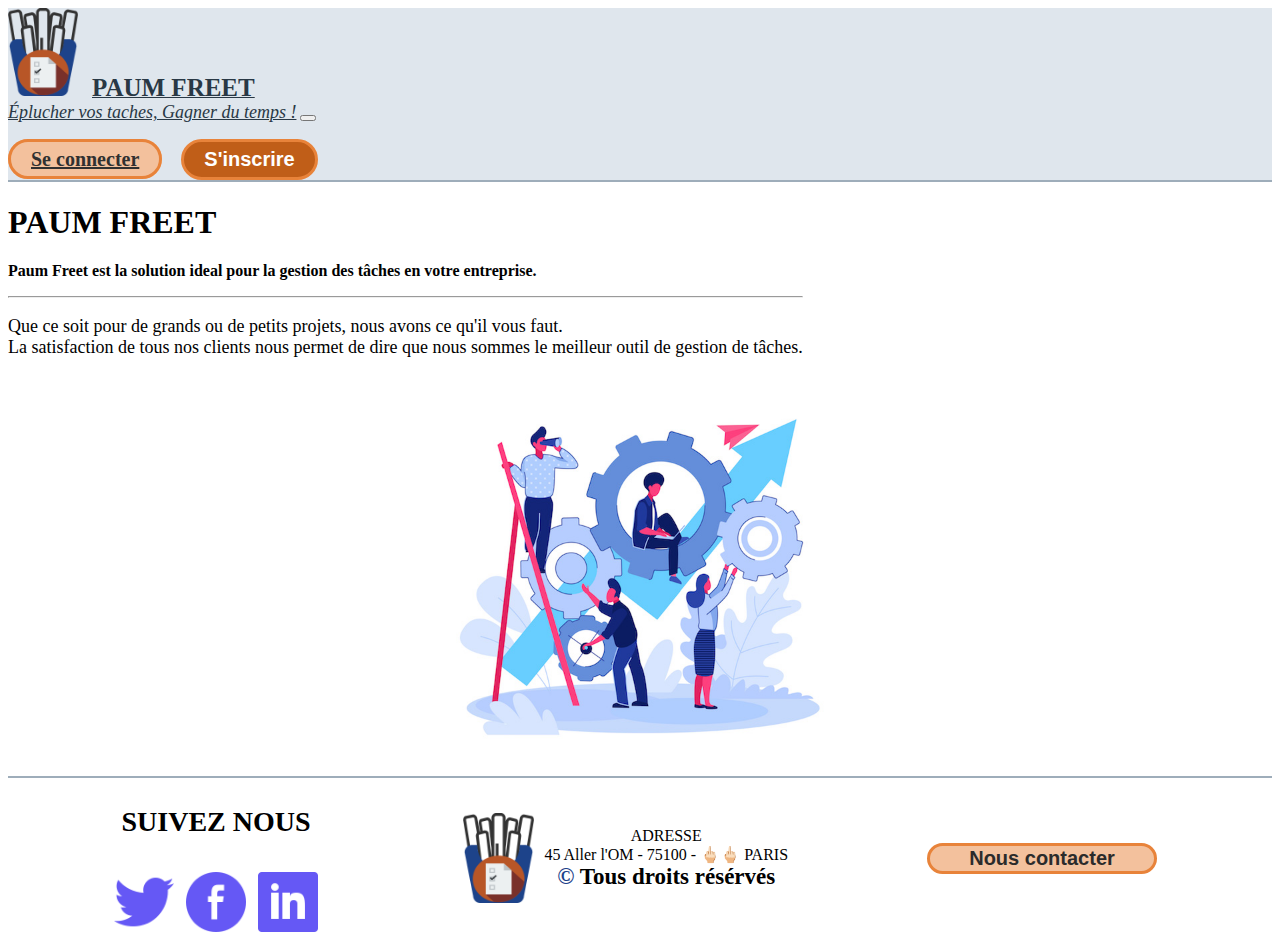
<file: index.html>
<!DOCTYPE html>
<html lang="en">
<head>
    <meta charset="UTF-8">
    <meta http-equiv="X-UA-Compatible" content="IE=edge">
    <meta name="viewport" content="width=device-width, initial-scale=1.0">
    <title>PAUM FREET</title>
    <link rel="stylesheet" href="https://cdn.jsdelivr.net/npm/bootstrap@4.6.0/dist/css/bootstrap.min.css" integrity="sha384-B0vP5xmATw1+K9KRQjQERJvTumQW0nPEzvF6L/Z6nronJ3oUOFUFpCjEUQouq2+l" crossorigin="anonymous">
    <link rel="stylesheet" href="index.css">

    <link rel="stylesheet" href="https://cdnjs.cloudflare.com/ajax/libs/font-awesome/5.15.3/css/all.min.css">
    <link rel="preconnect" href="https://fonts.googleapis.com">
    <link rel="preconnect" href="https://fonts.gstatic.com" crossorigin>
    <link href="https://fonts.googleapis.com/css2?family=Merriweather:ital,wght@0,300;0,400;0,700;0,900;1,300;1,400;1,700;1,900&family=Open+Sans:ital,wght@0,300;0,400;0,600;0,700;0,800;1,300;1,400;1,600;1,700;1,800&display=swap" rel="stylesheet"> 
</head>
<body>
    <nav id="top-nav" class="navbar navbar-expand-lg">
        <div class="container">
            <img src="elements/logo-2.png" id="logo-image" alt="">
            <a id="nav-text" class="navbar-brand" href="#"><strong id="logo-top-text">PAUM FREET</strong><br><i id="logo-sub-text">Éplucher vos taches, Gagner du temps !</i></a>
            <button class="navbar-toggler" type="button" data-toggle="collapse" data-target="#navbarSupportedContent" aria-controls="navbarSupportedContent" aria-expanded="false" aria-label="Toggle navigation">
            <span class="navbar-toggler-icon"></span>
            </button>
        
            <div class="collapse navbar-collapse" id="navbarSupportedContent">
            <ul class="navbar-nav mr-auto">
                
            </ul>
            <form action = "inscription.html"class="form-inline my-2 my-lg-0">
                <a href="inscription.html" id="login-btn" class="btn">Se connecter</a>
                <button href="inscription.html" id="signup-btn" class="btn" type="button" >S'inscrire</button>
            </form>
            </div>
        </div>
    </nav>
    <header>

    </header>
    <main>
        <div id="header-container" class="container">
            <div class="row">
                <div class="header-column" id="column-1">
                    <div id="jt-1" class="jumbotron">
                        <h1 class="display-4">PAUM FREET</h1>
                        <p class="lead">Paum Freet est la solution ideal pour la gestion des tâches en votre entreprise.</p>
                        <hr class="my-4">
                        <p id="sub-text">Que ce soit pour de grands ou de petits projets, nous avons ce qu'il vous faut.<br>
                            La satisfaction de tous nos clients nous permet de dire que nous sommes le meilleur outil de gestion de tâches.</p>
                        <p class="lead">
                        </p>
                    </div>
                </div>
                <div class="header-column" id="column-2">
                    <img src="elements/memphis.jpg" id="big-pic" alt="big-picture">
                </div>
            </div>
        </div>
    </main>
    <!-- keep to bottom -->
    
    <footer>
            <div id="footer-row">
              <div id="left-footer">
                <div id="left-footer-top">
                    <p>SUIVEZ NOUS</p>
                </div>
                <div class="sub-col" id="left-footer-bottom">
                    <img src="elements/twitter.png" class="icon">
                    <img src="elements/fb.png" class="icon">
                    <img src="elements/ln.png" class="icon">
                </div>
              </div>

              <div id="mid-footer">
                  <div id="mid-footer-left">
                    <img src="elements/logo-2.png" id="logo-image-2">
                  </div>
                  <div id="mid-footer-right">
                    <p>
                        ADRESSE<br>
                        45 Aller l'OM - 75100 - 🖕🏻🖕🏻 PARIS<br>
                        <span id="f-span"><i>&#169;</i> Tous droits résérvés</span>
                    </p>
                  </div>
              </div>
              <div id="right-footer">
                <button id="lower-btn" class="btn">Nous contacter</button>
              </div>
            </div>
    </footer>
    <script src="https://code.jquery.com/jquery-3.5.1.slim.min.js" integrity="sha384-DfXdz2htPH0lsSSs5nCTpuj/zy4C+OGpamoFVy38MVBnE+IbbVYUew+OrCXaRkfj" crossorigin="anonymous"></script>
    <script src="https://cdn.jsdelivr.net/npm/bootstrap@4.6.0/dist/js/bootstrap.bundle.min.js" integrity="sha384-Piv4xVNRyMGpqkS2by6br4gNJ7DXjqk09RmUpJ8jgGtD7zP9yug3goQfGII0yAns" crossorigin="anonymous"></script>
</body>
</html>
</file>
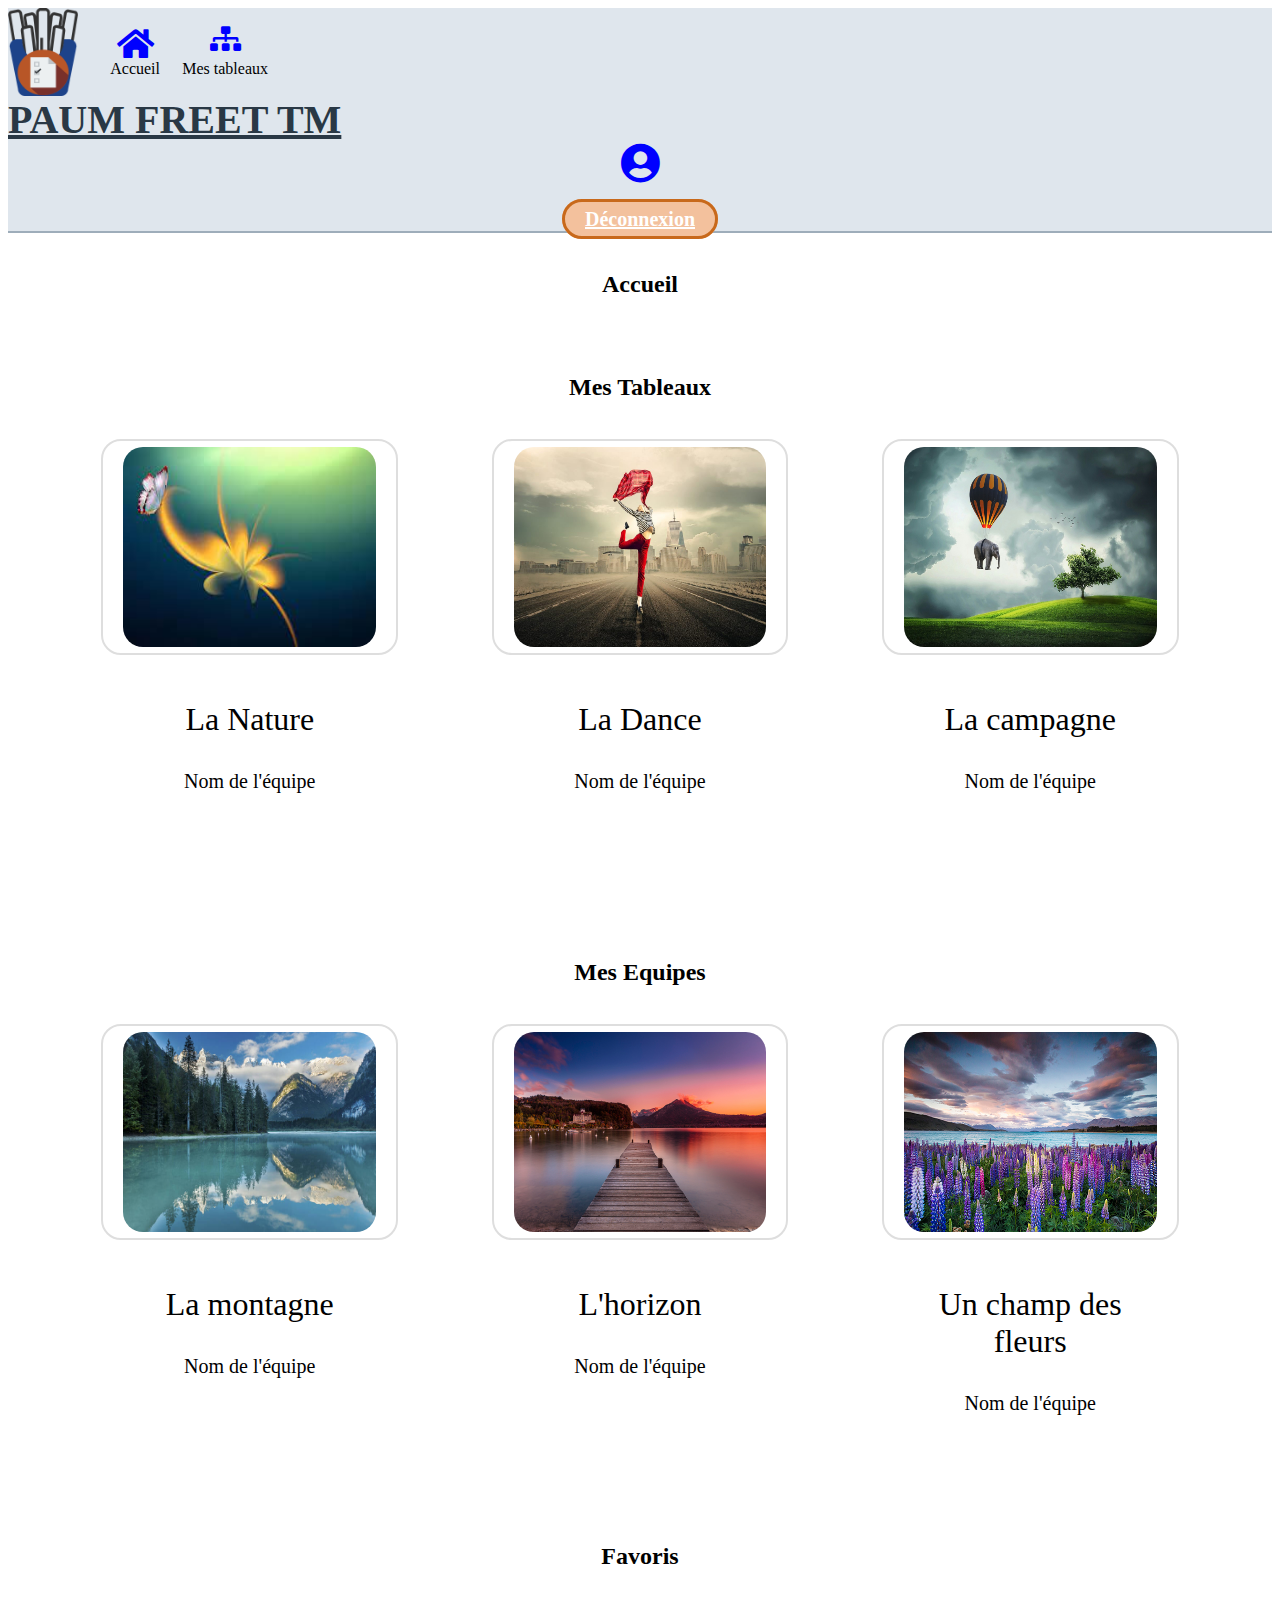
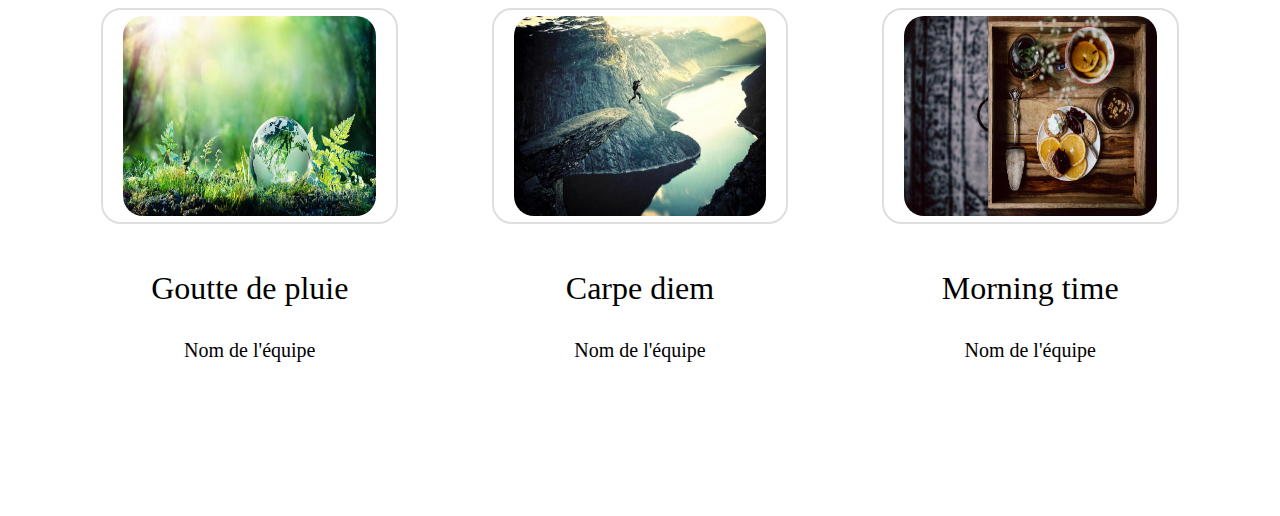
<file: accueil.html>
<!DOCTYPE html>
<html lang="en">

<head>
  <meta charset="UTF-8">
  <meta http-equiv="X-UA-Compatible" content="IE=edge">
  <meta name="viewport" content="width=device-width, initial-scale=1.0">
  <title>PAUM FREET TM</title>
  <link rel="stylesheet" href="https://cdn.jsdelivr.net/npm/bootstrap@4.6.0/dist/css/bootstrap.min.css"
    integrity="sha384-B0vP5xmATw1+K9KRQjQERJvTumQW0nPEzvF6L/Z6nronJ3oUOFUFpCjEUQouq2+l" crossorigin="anonymous">
  <link rel="stylesheet" href="accueil.css">

  <link rel="stylesheet" href="https://cdnjs.cloudflare.com/ajax/libs/font-awesome/5.15.3/css/all.min.css">
  <link rel="preconnect" href="https://fonts.googleapis.com">
  <link rel="preconnect" href="https://fonts.gstatic.com" crossorigin>
  <link
    href="https://fonts.googleapis.com/css2?family=Merriweather:ital,wght@0,300;0,400;0,700;0,900;1,300;1,400;1,700;1,900&family=Open+Sans:ital,wght@0,300;0,400;0,600;0,700;0,800;1,300;1,400;1,600;1,700;1,800&display=swap"
    rel="stylesheet">
</head>

<body>
  <nav id="top-nav" class="navbar navbar-expand-lg">
    <div id="leftpart">
    <img src="images/logo-2.png" id="logo-image" alt="">
    

   
    <div id="container1">
      <i class="fas fa-home"></i>
      <p>Accueil</p></div>

      <div id='container2'>
        <i class="fas fa-sitemap"></i>
        <p>Mes tableaux</p></div>
      </div>
    </div>
    <a id="nav-text" class="navbar-brand" href="#"><strong>PAUM FREET TM</strong><br></a>
    <div id="id">
      <i class="fas fa-user-circle"></i>


      <div class="collapse navbar-collapse" id="navbarSupportedContent">
      <ul class="navbar-nav mr-auto">
       

      </ul>
      <form class="form-inline my-2 my-lg-0">
       
        <a href="#" id="login-btn" class="btn">Déconnexion</a>

      </form>
    </div></div>
  </nav>
  <header><br>
    <section class="centered">
      <h2><strong>Accueil</strong></h2><br><br>
    </section>

    <section class="centered">
      <h2>Mes Tableaux</h2><br>
    </section>

    <div class="template">
      <div class="t-box"><img src="images/téléchargement.jpeg" alt=""><br><br>
        <p class="title"> La Nature</p>
        <p class="subtitle">Nom de l'équipe</p>
      </div>
      <div class="t-box"><img src="images/photo02.jpg.jpg" alt=""><br><br>
        <p class="title"> La Dance</p>
        <p class="subtitle">Nom de l'équipe</p>
      </div>
      <div class="t-box"><img src="images/photo03.jpg" alt=""><br><br>
        <p class="title">La campagne</p>
        <p class="subtitle">Nom de l'équipe</p>
      </div>
    </div>

    <section class="centered">
      <h2>Mes Equipes</h2><br>
    </section>
    <div class="template">
      <div class="t-box"><img src="./images/photo04.jpg " alt="photo04"><br><br>
      <p class="title">La montagne</p>
      <p class="subtitle">Nom de l'équipe</p>
    </div>
      <div class="t-box"><img src="./images/photo05.jpg " alt="photo05"><br><br>
      <p class="title">L'horizon</p>
      <p class="subtitle">Nom de l'équipe</p></div>
      <div class="t-box"><img src="./images/photo06.jpg " alt="photo06"><br><br>
      <p class="title">Un champ des fleurs</p>
      <p class="subtitle">Nom de l'équipe</p></div>
    </div>

    <section class="centered">
      <h2>Favoris</h2><br>
    </section>
    <div class="template">
      <div class="t-box"><img src="./images/photo07.jpg" alt=""><br><br>
        <p class="title">Goutte de pluie</p>
        <p class="subtitle">Nom de l'équipe</p></div>
      <div class="t-box"><img src="./images/photo08.jpeg" alt=""><br><br>
        <p class="title">Carpe diem</p>
        <p class="subtitle">Nom de l'équipe</p>
      </div>
      <div class="t-box"><img src="./images/photo09.jpeg" alt=""><br><br>
        <p class="title">Morning time</p>
        <p class="subtitle">Nom de l'équipe</p>
      </div>
    </div>
</file>
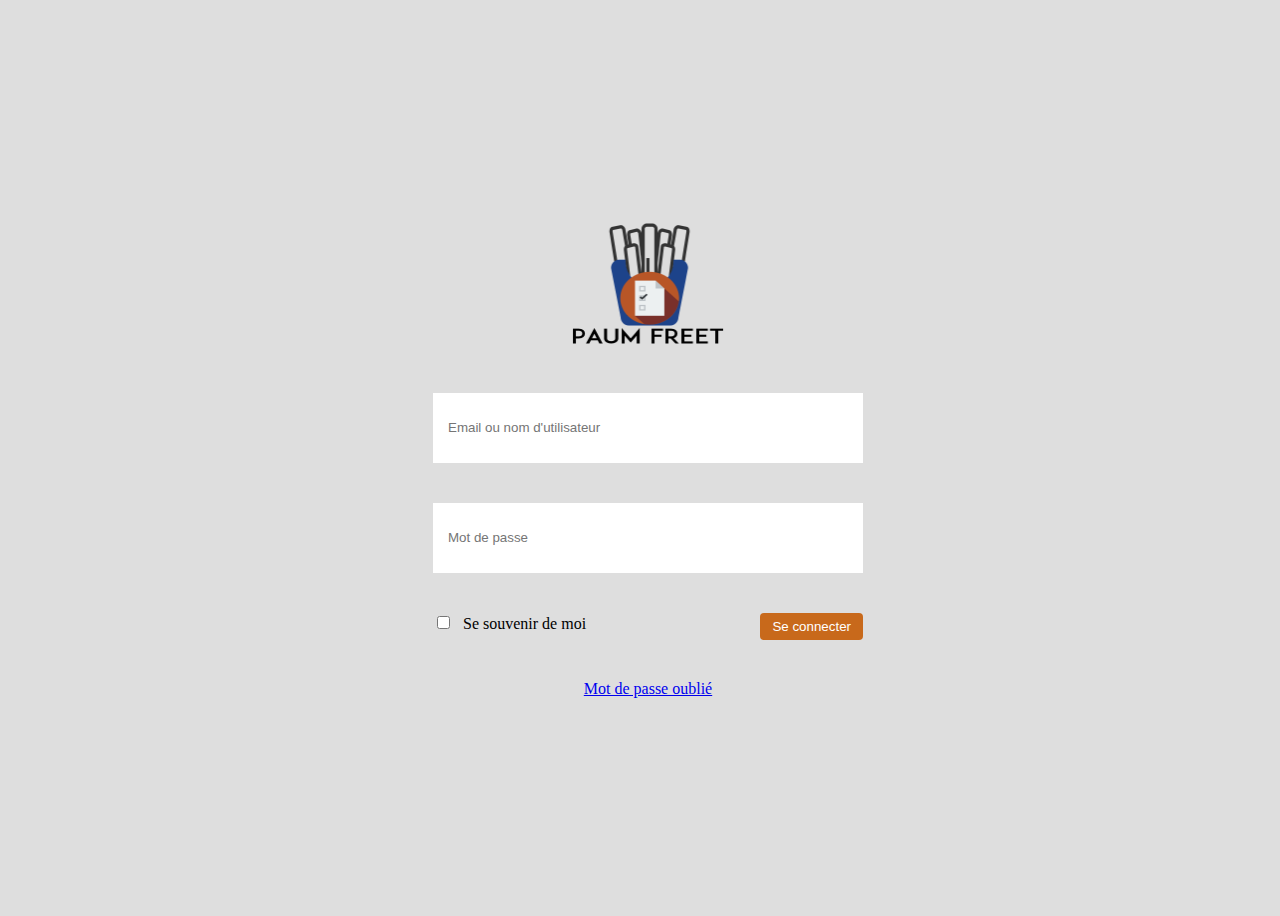
<file: connexion.html>
<!DOCTYPE html>
<html lang="en">

<head>
    <meta charset="UTF-8">
    <meta http-equiv="X-UA-Compatible" content="IE=edge">
    <meta name="viewport" content="width=device-width, initial-scale=1.0">
    <title>Lien d'invitation</title>
    <link rel="stylesheet" href="https://cdn.jsdelivr.net/npm/bootstrap@4.6.0/dist/css/bootstrap.min.css"
        integrity="sha384-B0vP5xmATw1+K9KRQjQERJvTumQW0nPEzvF6L/Z6nronJ3oUOFUFpCjEUQouq2+l" crossorigin="anonymous">
    <link rel="stylesheet" href="connexion.css">

    <link rel="stylesheet" href="https://cdnjs.cloudflare.com/ajax/libs/font-awesome/5.15.3/css/all.min.css">
    <link rel="preconnect" href="https://fonts.googleapis.com">
    <link rel="preconnect" href="https://fonts.gstatic.com" crossorigin>
    <link
        href="https://fonts.googleapis.com/css2?family=Merriweather:ital,wght@0,300;0,400;0,700;0,900;1,300;1,400;1,700;1,900&family=Open+Sans:ital,wght@0,300;0,400;0,600;0,700;0,800;1,300;1,400;1,600;1,700;1,800&display=swap"
        rel="stylesheet">
</head>
<body>    
    <div id="main-container">
        <div id="container-content">
            <div id="logo-section">
                <img src="elements/logo-1.png" alt="" id="logo">
            </div>
            <form action="connexion.php" method="post">
            <div id="username-section" class="section">
                <input type="text" placeholder="Email ou nom d'utilisateur" name="mail" class="t-input">
            </div>
            <div id="password-section" class="section">
                <input type="text" placeholder="Mot de passe" name="mdp" class="t-input">
            </div>
            <div id="function-section" class="section">
                <div id="function-section-left">
                    <input type="checkbox" id="remember-tick" name="remember"><label for="remember">Se souvenir de moi</label>
                </div>
                <div id="function-section-right">
                    <input type="submit" id="login-btn" value="Se connecter">
                </div>
            </form>
            </div>
            <div id="foot-section" class="section">
                <a href="#">Mot de passe oublié</a>
            </div>
        </div>
    </div>
</body>

</html>
</file>
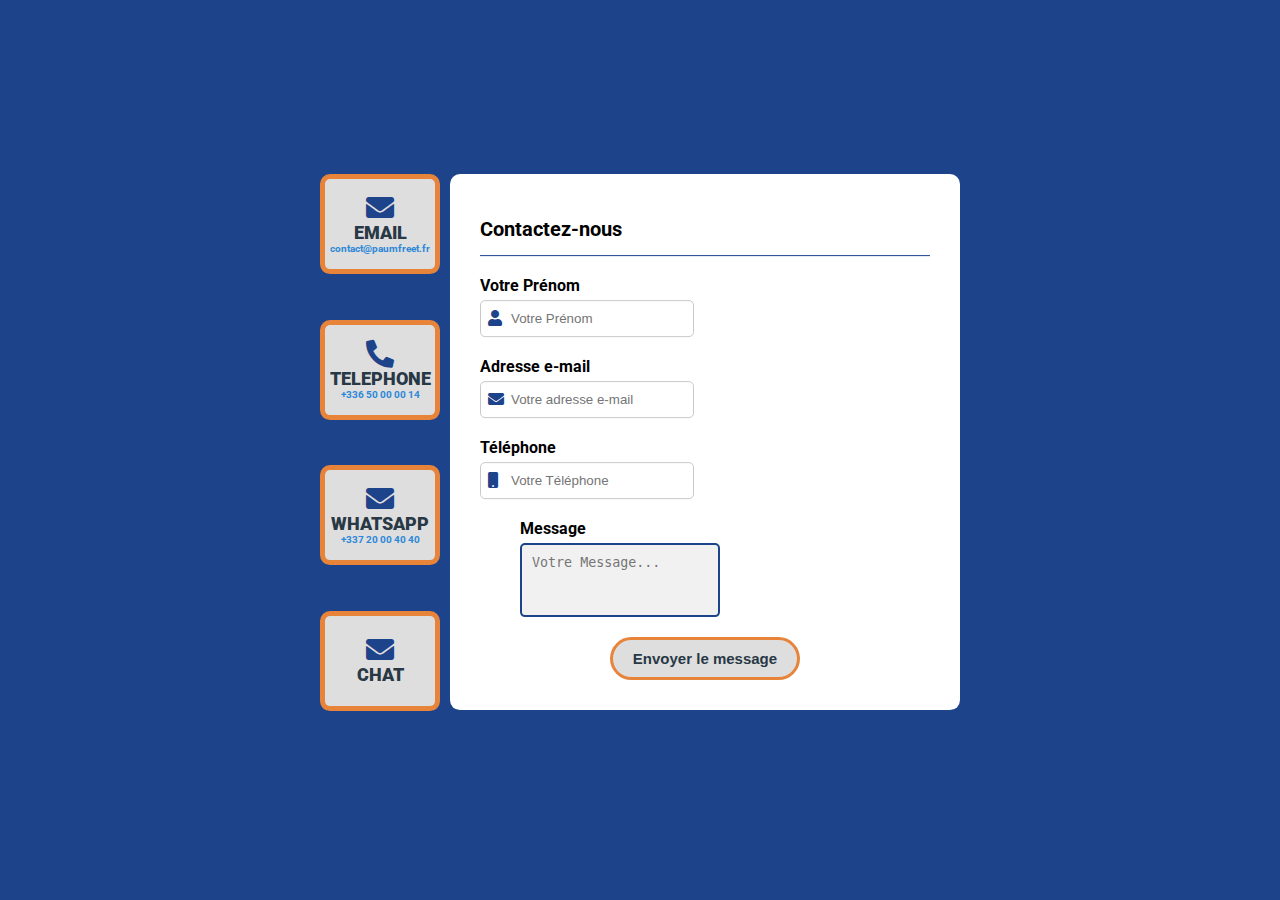
<file: contact.html>
<html lang="fr">
  <head>
    <meta charset="UTF-8" />
    <meta name="viewport" content="width=device-width, initial-scale=1.0" />
    <meta http-equiv="X-UA-Compatible" content="ie=edge" />
    <title>Formulaire de Contact</title>
    <link rel="stylesheet" href="contact.css" />
 
    <link
      href="https://cdnjs.cloudflare.com/ajax/libs/font-awesome/5.13.0/css/all.min.css" rel="stylesheet"/>
  </head>
  <body>
    <div id="row">
      <div id="left">
        <div class="contact-box">
          <p><i class="fas fa-envelope"></i><br>
            <span class="box-name">EMAIL</span><br>
            <span class="box-content">contact@paumfreet.fr</span>
          </p>
        </div>
        <div class="contact-box">
          <p><i class="fas fa-phone-alt"></i><br>
            <span class="box-name">TELEPHONE</span><br>
            <span class="box-content">+336 50 00 00 14</span>
          </p>
        </div>
        <div class="contact-box">
          <p><i class="fas fa-envelope"></i><br>
            <span class="box-name">WHATSAPP</span><br>
            <span class="box-content">+337 20 00 40 40</span>
          </p>
        </div>
        <div class="contact-box">
          <p><i class="fas fa-envelope"></i><br>
            <span class="box-name">CHAT</span><br>
          </p>
        </div>
      </div>
      <div id="right">
        <form action="contact.php" method="post">
          <h1>Contactez-nous</h1>
          <div class="separation"></div>
          <div class="corps-formulaire">
            <div class="gauche">
              <div class="groupe">
                <label for="prenom">Votre Prénom</label>
                <input type="text" placeholder="Votre Prénom" name="prenom" value="" autocomplete="off" required/>
                <i class="fas fa-user"></i>
              </div>
              <div class="groupe">
                <label for="email">Adresse e-mail</label>
                <input type="text" placeholder="Votre adresse e-mail" name="email" value="" autocomplete="off" required />
                <i class="fas fa-envelope"></i>
              </div>
              <div class="groupe">
                <label for="tel">Téléphone</label>
                <input type="number" placeholder="Votre Téléphone" name="tel" value="" autocomplete="off" required />
                <i class="fas fa-mobile"></i>
              </div>
            </div>
    
            <div class="droite">
              <div class="groupe">
                <label>Message</label>
                <textarea type="text" placeholder="Votre Message..." name="msg" required></textarea>
              </div>
            </div>
          </div>
    
          <div class="pied-formulaire" align="center">
            <button type="submit" name="contact" class="button">Envoyer le message</button>
          </div>
        </form>
      </div>
    </div>
  </body>
</html>
</file>
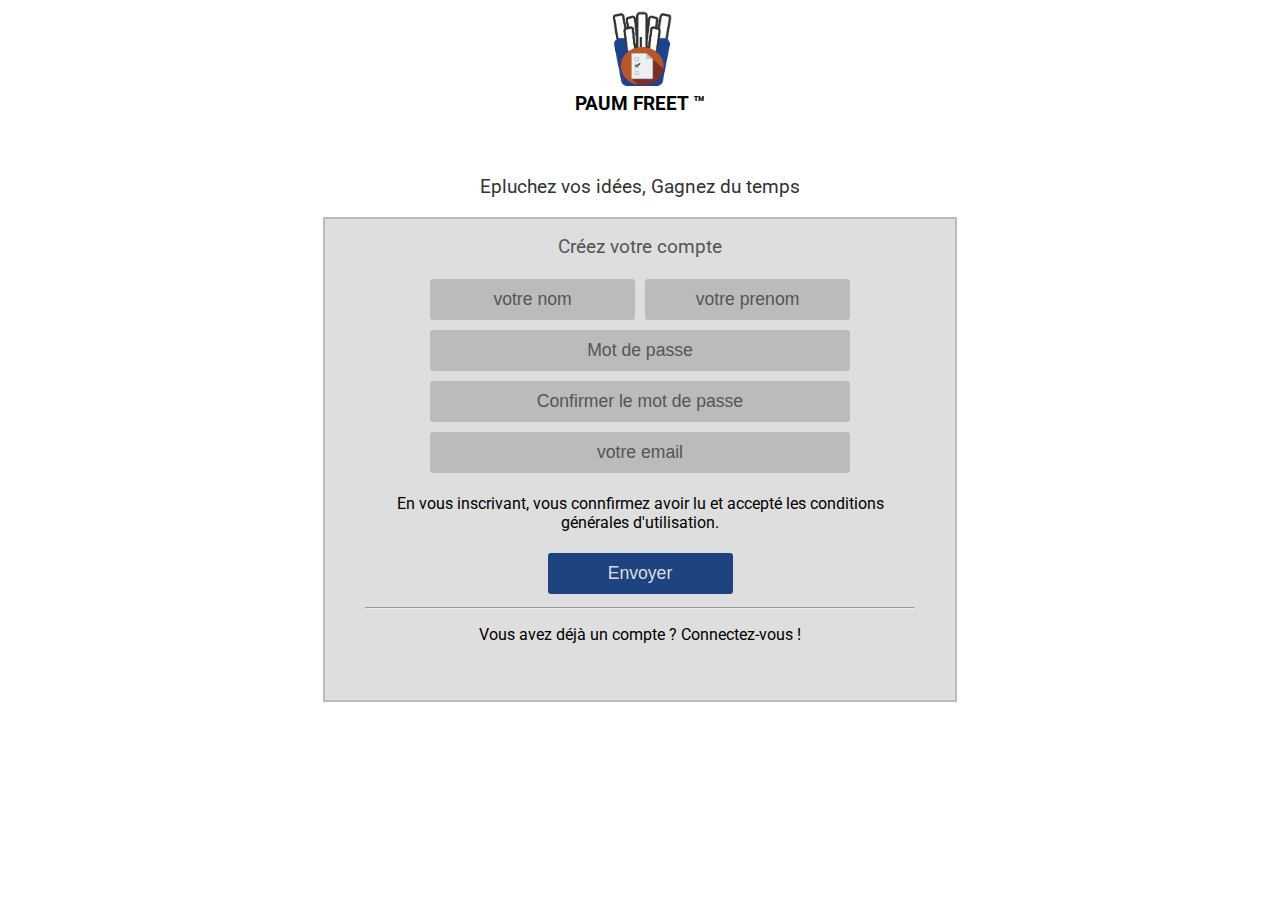
<file: inscription.html>
<!DOCTYPE html>
<html lang="en">

<head>
    <meta charset="UTF-8">
    <meta http-equiv="X-UA-Compatible" content="IE=edge">
    <meta name="viewport" content="width=device-width, initial-scale=1.0">
    <link href="inscription.css" rel="stylesheet">
    <title>inscription</title>
</head>

<body>
    <header id="entete">
        <img src="./logo.png" alt="logo paumfreet">
        <h1>PAUM FREET &#8482</h1>
    </header>

    <p class="caption">Epluchez vos idées, Gagnez du temps</span>
    <form action="inscription.php" id="contact" method="post">

        <h2>Créez votre compte</h3>

        <div>
            <label for="name">Nom </label>
            <input type="text" id="name" placeholder="votre nom" name="nom" required><!--

            --><label for="name">Prenom</label><!--
            --><input type="text" id="firtsname" placeholder="votre prenom" name="prenom" required>

            <label for="password">Mot de passe </label>
            <input class="large-field" type="password" id="name" placeholder="Mot de passe" name="mdp" required>

            <label for="password">Confirmer votre mot de passe</label>
            <input class="large-field" type="password" id="name" placeholder="Confirmer le mot de passe" name="confmdp" required>


            <label for="email">Email</label>
            <input class="large-field"  type="text" id="email" placeholder="votre email" name="mail" required>

            <p>En vous inscrivant, vous connfirmez avoir lu et accepté les conditions générales d'utilisation.</p>

            <input type="submit" value="Envoyer" class="button">
            <hr>
            <p>Vous avez déjà un compte ? Connectez-vous !</p>
        </div>
    </form>
</body>

</html>
</file>
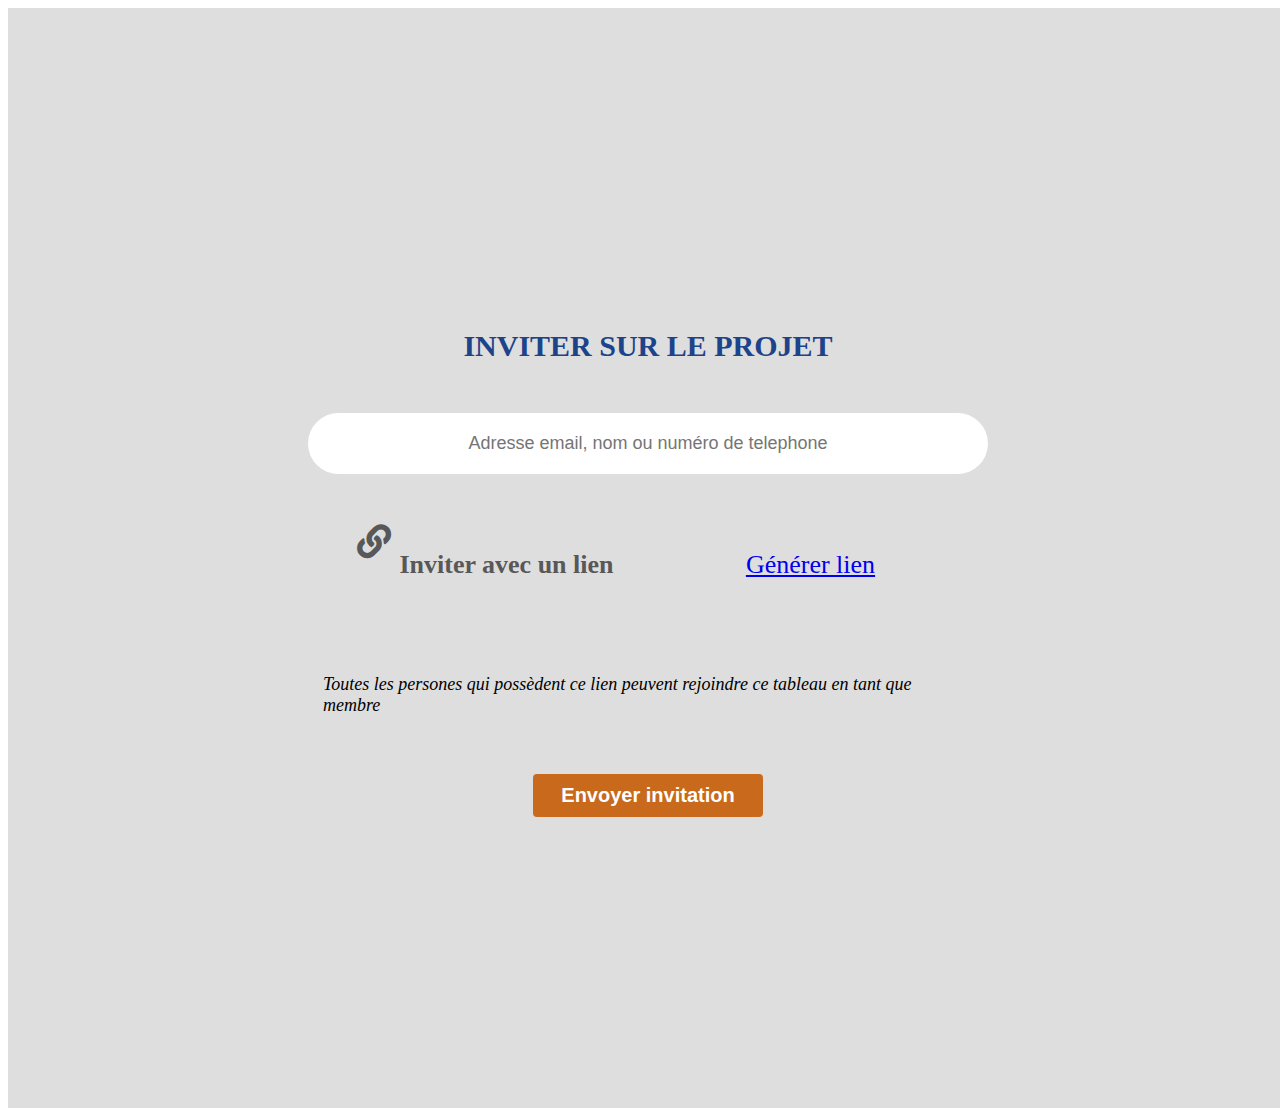
<file: invitation.html>
<!DOCTYPE html>
<html lang="en">

<head>
    <meta charset="UTF-8">
    <meta http-equiv="X-UA-Compatible" content="IE=edge">
    <meta name="viewport" content="width=device-width, initial-scale=1.0">
    <title>Lien d'invitation</title>
    <link rel="stylesheet" href="https://cdn.jsdelivr.net/npm/bootstrap@4.6.0/dist/css/bootstrap.min.css"
        integrity="sha384-B0vP5xmATw1+K9KRQjQERJvTumQW0nPEzvF6L/Z6nronJ3oUOFUFpCjEUQouq2+l" crossorigin="anonymous">
    <link rel="stylesheet" href="invitation.css">

    <link rel="stylesheet" href="https://cdnjs.cloudflare.com/ajax/libs/font-awesome/5.15.3/css/all.min.css">
    <link rel="preconnect" href="https://fonts.googleapis.com">
    <link rel="preconnect" href="https://fonts.gstatic.com" crossorigin>
    <link
        href="https://fonts.googleapis.com/css2?family=Merriweather:ital,wght@0,300;0,400;0,700;0,900;1,300;1,400;1,700;1,900&family=Open+Sans:ital,wght@0,300;0,400;0,600;0,700;0,800;1,300;1,400;1,600;1,700;1,800&display=swap"
        rel="stylesheet">
</head>

<body>
    <div id="main-container">
        <div id="main-section-content">
            <div id="title-section" class="section">
                <p>INVITER SUR LE PROJET</p>
            </div>
            <div id="input-section" class="section">
                <input type="text" id="main-input" mail="mail" placeholder="Adresse email, nom ou numéro de telephone">
            </div>
            <div id="sub-section" class="section">
                <div id="sub-section-left">
                    <i class="fas fa-link"></i>
                    <p>Inviter avec un lien</p>
                </div>
                <div id="sub-section-right">
                    <a href="#"><p>Générer lien</p></a>
                </div>
            </div>
            <div id="info-section" class="section">
                <p>Toutes les persones qui possèdent ce lien peuvent rejoindre ce tableau en tant que membre</p>
            </div>
            <div class="button-section" class="section">
                <button id="invitation-btn">Envoyer invitation</button>
            </div> 
        </div> 
    </div>
</body>

</html>
</file>
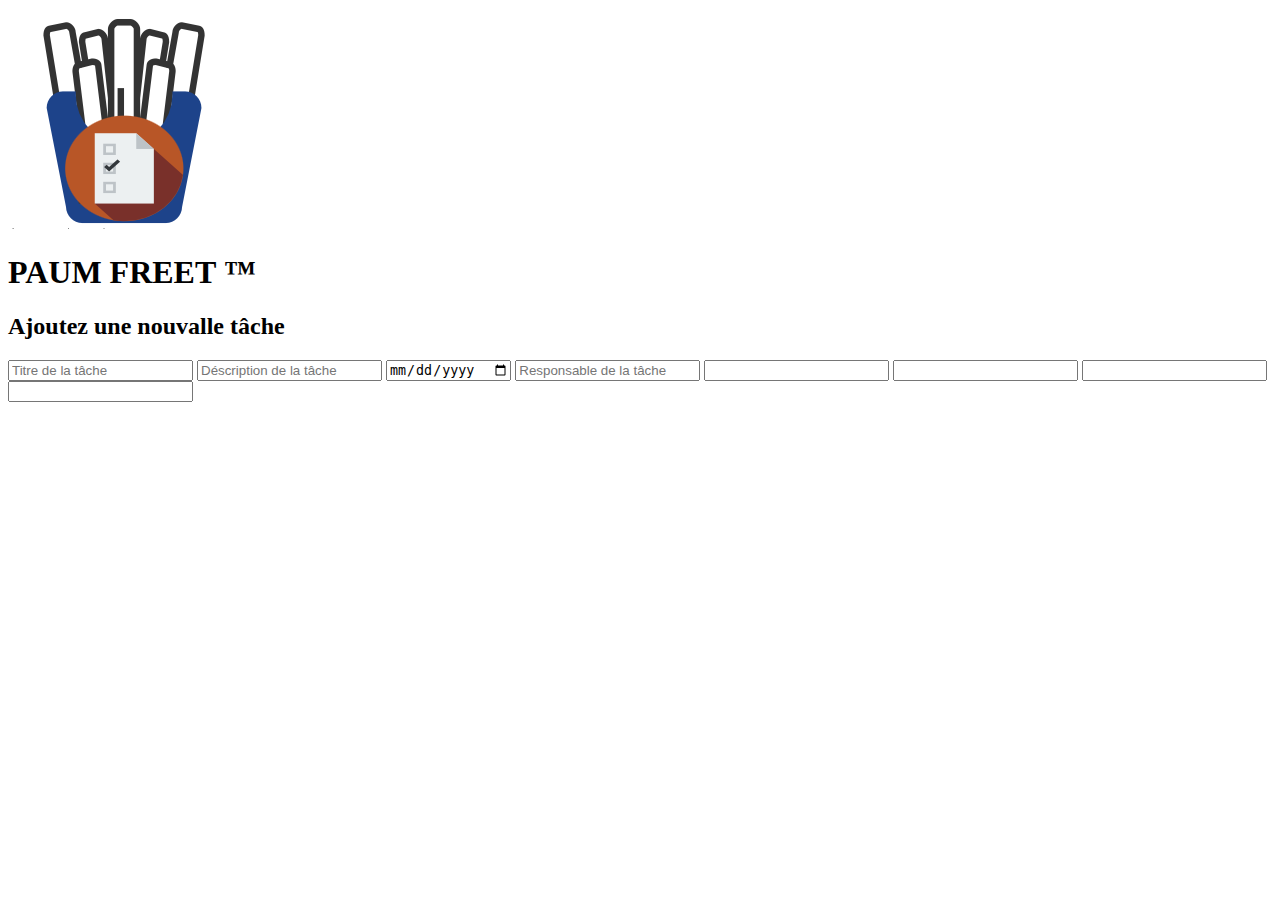
<file: newtask.html>
<!DOCTYPE html>
<html lang="en">
<head>
    <meta charset="UTF-8">
    <meta http-equiv="X-UA-Compatible" content="IE=edge">
    <meta name="viewport" content="width=device-width, initial-scale=1.0">
    <title>Nouvelle tâche</title>
</head>
<body>
    <header id="entete">
        <img src="./logo.png" alt="logo paumfreet">
        <h1>PAUM FREET &#8482</h1>
    </header>
    <form action="newtask.php" id="newtask" method="post">
        <h2>Ajoutez une nouvalle tâche</h2>
        <div>
            <label for="tasktitle"></label>
            <input type="text" id="tasktitle" placeholder="Titre de la tâche" name="tasktitle" required>

            <label for="taskdesc"></label>
            <input type="text" id="taskdesc" placeholder="Déscription de la tâche" name="taskdesc" required>

            <label for="taskend"></label>
            <input type="date" id="taskend" placeholder="Date de fin" name="taskend" required>

            <label for="taskresp"></label>
            <input type="text" id="taskresp" placeholder="Responsable de la tâche" name = "taskresp">

            <label for="taskstatus"></label>
            <input type="text" id=>

            <label for=""></label>
            <input type="text">

            <label for=""></label>
            <input type="text">

            <label for=""></label>
            <input type="text">
        </div>
    </form>
</body>
</html>
</file>
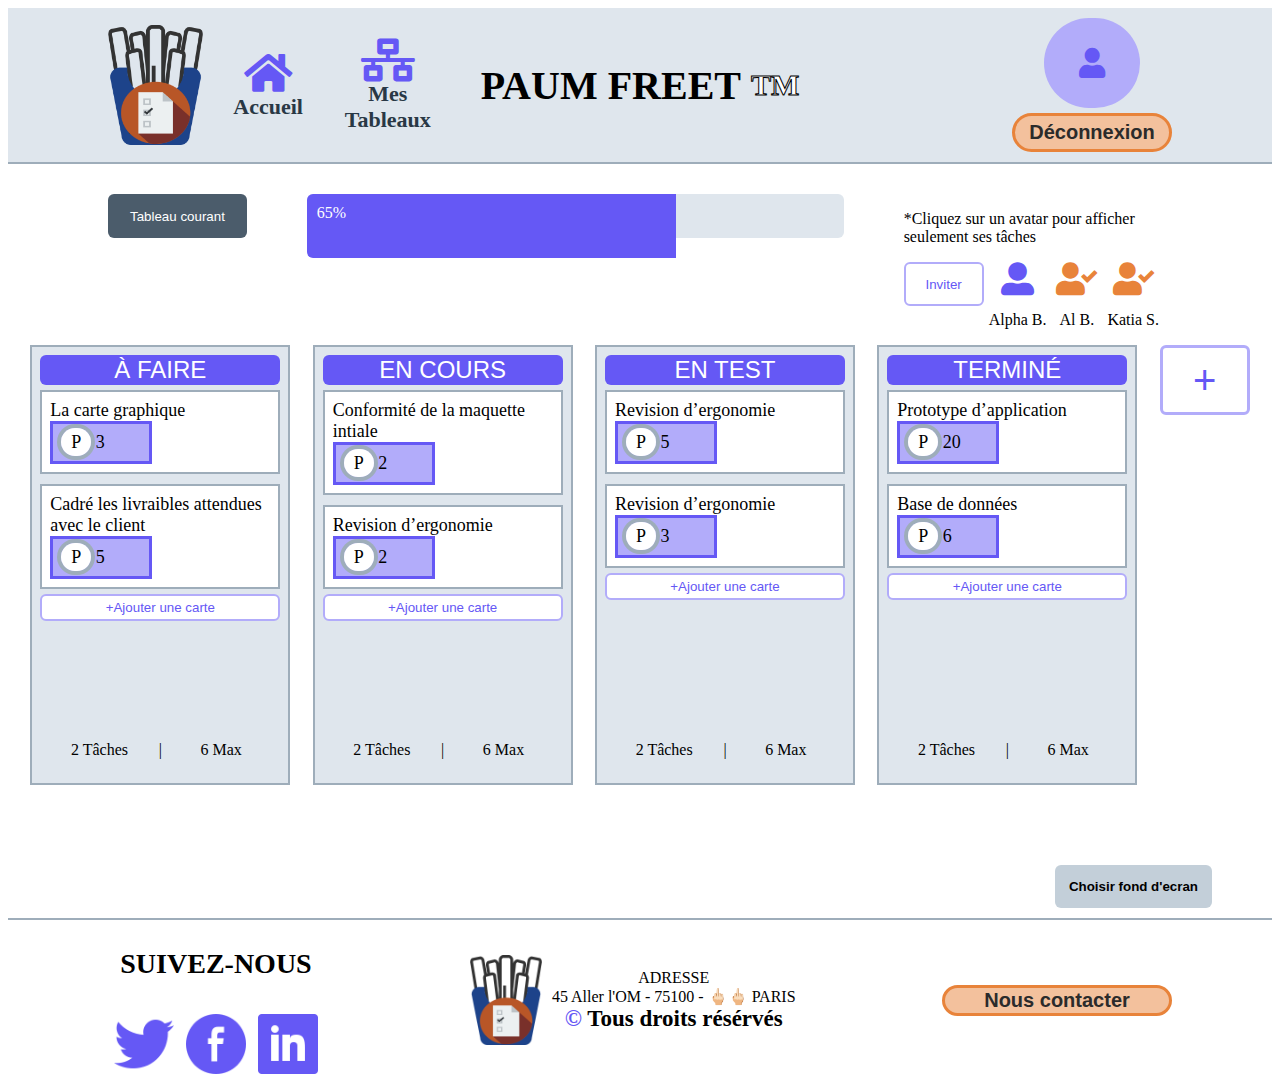
<file: tableau_taches/travail.html>
<!DOCTYPE html>
<html lang="en">
<head>
    <meta charset="UTF-8">
    <meta http-equiv="X-UA-Compatible" content="IE=edge">
    <meta name="viewport" content="width=device-width, initial-scale=1.0">
    <title>PAUM FREET</title>
    <link rel="stylesheet" href="https://cdn.jsdelivr.net/npm/bootstrap@4.6.0/dist/css/bootstrap.min.css" integrity="sha384-B0vP5xmATw1+K9KRQjQERJvTumQW0nPEzvF6L/Z6nronJ3oUOFUFpCjEUQouq2+l" crossorigin="anonymous">
    <link rel="stylesheet" href="stylesheets/travail.css">

    <link rel="stylesheet" href="https://cdnjs.cloudflare.com/ajax/libs/font-awesome/5.15.3/css/all.min.css">
    <link rel="preconnect" href="https://fonts.googleapis.com">
    <link rel="preconnect" href="https://fonts.gstatic.com" crossorigin>
    <link href="https://fonts.googleapis.com/css2?family=Merriweather:ital,wght@0,300;0,400;0,700;0,900;1,300;1,400;1,700;1,900&family=Open+Sans:ital,wght@0,300;0,400;0,600;0,700;0,800;1,300;1,400;1,600;1,700;1,800&display=swap" rel="stylesheet"> 
</head>
<body>
    <nav id="top-nav">
        <div id="top-nav-left">
            <div id="logo-box">
                <img src="elements/logo-2.png">
            </div>
            <div class="icon-box">
                <i class="fas fa-home"></i>
                <p>Accueil</p>
            </div>
            <div class="icon-box">
                <i class="fas fa-network-wired"></i>
                <p>Mes Tableaux</p>
            </div>
        </div>
        <div id="top-nav-mid">
            <p>PAUM FREET<span id="tm">TM</span></p>
        </div>
        <div id="top-nav-right">
            <div id="disconnect-container">
                <div id="right-nav-top">
                    <span id="disconnect-circle">
                        <i class="fas fa-user" id="disconnect-icon"></i>
                    </span>
                </div>
                <div id="top-nav-bottom">
                    <button id="disconnect-btn">Déconnexion</button>
                </div>
            </div>
        </div>
    </nav>
    <header>

    </header>
    <main>
        <div id="top-info-cont">
            <div id="top-info-left">
                <button id="top-btn-left">Tableau courant</button>
            </div>
            <div id="top-info-mid">
                <div id="progress-bar">
                    <div id="progress-inner">
                        <p>65%</p>
                    </div>
                </div>
            </div>
            <div id="top-info-right">
                <p id="info-text">*Cliquez sur un avatar pour afficher seulement ses tâches</p>
                <div id="info-lower">
                    <button id="invite-btn">Inviter</button>
                    <div class="user-box">
                        <i class="fas fa-user-alt user-icon normal"></i>   
                        <p class="user-name">Alpha B.</p>
                    </div>
                    <div class="user-box">
                        <i class="fas fa-user-check user-icon special"></i>   
                        <p class="user-name">Al B.</p>
                    </div>
                    <div class="user-box">
                        <i class="fas fa-user-check user-icon special"></i>   
                        <p class="user-name">Katia S.</p>
                    </div>
                </div>
            </div>
        </div>
        <div id="main-info-cont">
            <div class="card-cont">
                <button class="card-btn">À FAIRE</button>
                <div class="card-section">
                    <p>La carte graphique</p>
                    <div class="p-card">
                        <p><span class="p">P</span> 3</p>
                    </div>
                </div>
                <div class="card-section">
                    <p>Cadré les livraibles attendues avec le client</p>
                    <div class="p-card">
                        <p><span class="p">P</span> 5</p>
                    </div>
                </div>
                <button class="add-btn">+Ajouter une carte</button>
                <div class="card-foot">
                    <div class="card-foot-box">
                        <p>2 Tâches</p>
                    </div>
                    <div class="card-foot-box">
                        <p>|</p>
                    </div>
                    <div class="card-foot-box">
                        <p>6 Max</p>
                    </div>
                </div>
            </div>

            <div class="card-cont">
                <button class="card-btn">EN COURS</button>
                <div class="card-section">
                    <p>Conformité de la maquette intiale</p>
                    <div class="p-card">
                        <p><span class="p">P</span> 2</p>
                    </div>
                </div>
                <div class="card-section">
                    <p>Revision d’ergonomie</p>
                    <div class="p-card">
                        <p><span class="p">P</span> 2</p>
                    </div>
                </div>
                <button class="add-btn">+Ajouter une carte</button>
                <div class="card-foot">
                    <div class="card-foot-box">
                        <p>2 Tâches</p>
                    </div>
                    <div class="card-foot-box">
                        <p>|</p>
                    </div>
                    <div class="card-foot-box">
                        <p>6 Max</p>
                    </div>
                </div>
            </div>

            <div class="card-cont">
                <button class="card-btn">EN TEST</button>
                <div class="card-section">
                    <p>Revision d’ergonomie</p>
                    <div class="p-card">
                        <p><span class="p">P</span> 5</p>
                    </div>
                </div>
                <div class="card-section">
                    <p>Revision d’ergonomie</p>
                    <div class="p-card">
                        <p><span class="p">P</span> 3</p>
                    </div>
                </div>
                <button class="add-btn">+Ajouter une carte</button>
                <div class="card-foot">
                    <div class="card-foot-box">
                        <p>2 Tâches</p>
                    </div>
                    <div class="card-foot-box">
                        <p>|</p>
                    </div>
                    <div class="card-foot-box">
                        <p>6 Max</p>
                    </div>
                </div>
            </div>

            <div class="card-cont">
                <button class="card-btn">TERMINÉ</button>
                <div class="card-section">
                    <p>Prototype d’application</p>
                    <div class="p-card">
                        <p><span class="p">P</span> 20</p>
                    </div>
                </div>
                <div class="card-section">
                    <p>Base de données</p>
                    <div class="p-card">
                        <p><span class="p">P</span> 6</p>
                    </div>
                </div>
                <button class="add-btn">+Ajouter une carte</button>
                <div class="card-foot">
                    <div class="card-foot-box">
                        <p>2 Tâches</p>
                    </div>
                    <div class="card-foot-box">
                        <p>|</p>
                    </div>
                    <div class="card-foot-box">
                        <p>6 Max</p>
                    </div>
                </div>
            </div>

            <button id="plus-btn">+</button>
        </div>
        <div id="lower-row">
            <button id="mid-btn">Choisir fond d'ecran</button>
        </div>
    </main>
    <!-- keep to bottom -->
    
    <footer>
        <div id="footer-row">
            <div id="left-footer">
            <div id="left-footer-top">
                <p>SUIVEZ-NOUS</p>
            </div>
            <div class="sub-col" id="left-footer-bottom">
                <img src="elements/twitter.png" class="icon">
                <img src="elements/fb.png" class="icon">
                <img src="elements/ln.png" class="icon">
            </div>
            </div>

            <div id="mid-footer">
                <div id="mid-footer-left">
                <img src="elements/logo-2.png" id="logo-image-2">
                </div>
                <div id="mid-footer-right">
                <p>
                    ADRESSE<br>
                    45 Aller l'OM - 75100 - 🖕🏻🖕🏻 PARIS<br>
                    <span id="f-span"><i>&#169;</i> Tous droits résérvés</span>
                </p>
                </div>
            </div>
            <div id="right-footer">
            <button id="lower-btn" class="btn">Nous contacter</button>
            </div>
        </div>
    </footer>
    <script src="https://code.jquery.com/jquery-3.5.1.slim.min.js" integrity="sha384-DfXdz2htPH0lsSSs5nCTpuj/zy4C+OGpamoFVy38MVBnE+IbbVYUew+OrCXaRkfj" crossorigin="anonymous"></script>
    <script src="https://cdn.jsdelivr.net/npm/bootstrap@4.6.0/dist/js/bootstrap.bundle.min.js" integrity="sha384-Piv4xVNRyMGpqkS2by6br4gNJ7DXjqk09RmUpJ8jgGtD7zP9yug3goQfGII0yAns" crossorigin="anonymous"></script>
</body>
</html>
</file>
<file: index.css>
/* body{
    height: 100%;
} */

body{
    height: 100vh;
}

#top-nav{
 background-color: #dfe6ed;
 border-bottom: 2px solid #9eadba;
}
#nav-text{
    color: #293845;
}
#logo-image{
    width: 70px;
    margin-right: 10px;
}
#logo-top-text{
    font-size: 25px;
}
#logo-sub-text{
    font-size: 18px;
}
#login-btn{
    font-size: 20px;
    border: 3px solid #e8833a;
    background-color: #f3c19d;
    color: rgb(49, 49, 49);
    padding: 6px 20px;
    border-radius: 30px;
    margin-right: 15px;
    font-weight: 900;
}
#signup-btn{
    border: 3px solid #e8833a;
    background-color: #c05e18;
    color: white;
    border-radius: 30px;
    font-size: 20px;
    padding: 6px 20px;
    font-weight: 900;
}
.header-column{
    display: flex;
}
#column-1{
    flex: 1;
}
#column-2{
    flex: 1;
    align-items: center;
    justify-content: center;
}
.lead{
    font-weight: 600;
}
#sub-text{
    font-size: 18px;
}
#jt-1{
    background-color: white;
}
#big-pic{
    width: 400px;
}
footer{
    border-top: 2px solid #9eadba;
}
#lower-btn{
    font-size: 20px;
    border: 3px solid #e8833a;
    background-color: #f3c19d;
    color: rgb(43, 43, 43);
    /* padding: 6px 20px; */
    border-radius: 30px;
    margin-right: 15px;
    font-weight: 900;
    width: 230px;
}
.f-col{
    flex: 1;
    display: flex;
}
#f-span{
    font-size: 23px;
    font-weight: 600;
}
#f-span i{
    color: #1D438A;
    font-weight: 900;
}
.f-col:nth-child(1){
    flex-direction: row;
}
.f-col:nth-child(2) p{
    text-align: center;
}
.icon{
    width: auto;
    height: 60px;
    margin: 6px;
    
}
.sub-col{
    display: flex;
    flex: 1;
}
#left-footer{
    display: flex;
    align-items: center;
    flex-direction: column;
}
#left-footer-top{
    display: flex;
    font-size: 28px;
    font-weight: 600;
}
#left-footer-bottom{
    display: flex;
}
#mid-footer{
    display: flex;
    justify-content: center;
    align-items: center;
    flex-direction: row;
    flex: 1;
}
#mid-footer-left{
    display: flex;
    /* flex: 1; */
    padding-right: 10px;
}
#mid-footer-right{
    display: flex;
    /* flex: 1; */
    text-align: center;
}
#logo-image-2{
    height: 90px;
}
#right-footer{
    display: flex;
    align-items: center;
    justify-content: center;
}
#footer-row{
    display: flex;
    padding-right: 100px;
    padding-left: 100px;
}
</file>
<file: accueil.css>
#accueil{
    text-align: center;
    
}
.centered{
    text-align: center;
}
#top-nav{
background-color: #dfe6ed;
border-bottom: 2px solid #9eadba;
justify-content: space-between;
}
.navbar-collapse{
    flex-grow: 0;
}
#nav-text{
    font-size: 40px;
    color: #293845;
    justify-content:space-between;
}
#logo-image{
    width: 70px;
    margin-right: 10px;
}
#logo-top-text{
    font-size: 25px;
}
#logo-sub-text{
    font-size: 18px;
}
#login-btn{
    font-size: 20px;
    border: 3px solid #C8691B ;
    background-color: #f3c19d;
    color: white;
    padding: 6px 20px;
    border-radius: 30px;
    font-weight: 900;
}
#template{
    width: 100%;
    height: 500px;
    background-color: white;  
    display: flex;
    flex-wrap: wrap;
    flex-direction: row;
    justify-content: space-evenly;
    align-items:stretch;
    align-content:space-between;
}
.t-box {    
    border:2px solid #DEDEDE;
    border-radius:20px;
    padding: 6px 20px;
    width: 20%;
    height: 40%;
}  
.template{
    width: 100%;
    height: 500px;
    background-color: white;  
    display: flex;
    flex-wrap: wrap;
    flex-direction: row;
    justify-content: space-evenly;
    align-items:stretch;
    align-content:space-between;
}
.t-box img{
    border-radius: 20px;
    width: 100%;
    height: 100%;
}
.title{
    text-align: center;
    font-size: 32px;
}
.subtitle{
    font-size: 20px;
    text-align: center;
}
.fa-home{
    font-size: 33px;
    color:blue;
    position: relative;
    
}
.fa-sitemap{
    font-size: 25px;
    color: blue;
    position: relative;
    padding-bottom: 9px;
    
}
.fa-user-circle{
    font-size: 40px;
    color:blue;
    position: relative;
    padding-bottom: 9px;

       ;
}
#id {
    display:flex;
    flex-direction: column;
    align-items: center;
    ;
}

#container1 p{
    margin: 0;
    padding:0;
}

#container1{ 
display: flex;
flex-direction: column;
align-items: center;
justify-content: center;
}

#container2 p{
    margin: 0;
    padding:0;
}

#container2{ 
    display: flex;
    flex-direction: column;
    align-items: center;
    justify-content: center;
    }


#leftpart{
    display:flex;
    flex-direction: row;
    justify-content: space-between;
    width: 260px;
    
}
</file>
<file: connexion.css>
body{
    background-color: #dedede;
}
#main-container{
    width: 100vw;
    height: 100vh;
    display: flex;
    justify-content: center;
    align-items: center;
}
#logo{
    width: 200px;
}
#container-content{
    display: flex;
    flex-direction: column;
    align-items: center;
    max-width: 600px;
}
.section{
    display: flex;
    padding-top: 40px;
}

#function-section{
    flex-direction: row;
    width: 100%;
}
#function-section-left{
    flex: 1;
}
.t-input{
    width: 400px;
    height: 40px;
    border: none;
    padding: 15px;
}
#login-btn{
    background-color: #C8691B;
    border: none;
    color: white;
    border-radius: 4px;
    padding: 6px 12px;
}
label{
    padding-left: 10px;
}
#foot-section a{
    text-decoration: underline;
}
</file>
<file: contact.css>
@import url("https://fonts.googleapis.com/css2?family=Roboto:ital,wght@0,100;0,300;0,400;0,500;0,700;0,900;1,100;1,300;1,400;1,500;1,700;1,900&display=swap");

body {
  margin: 0px;
  padding: 0px;
  background-color: #1D438A;
  position: absolute;
  top: 50%;
  left: 50%;
  transform: translate(-50%, -50%);
  font-family: "Roboto", sans-serif;
  font-weight: bold;
}
#row{
  display: flex;
}
#right{
  display: flex;
  margin-left: 5px;
  
}
#left{
  display: flex;
  flex-direction: column;
  justify-content: space-between; 

  margin-right: 5px;
}
.contact-box{
  width: 110px;
  height: 90px;
  background-color: #DEDEDE;
  border: 5px solid #e8833a;
  text-align: center;
  border-radius: 10px;
  display: flex;
  align-items: center;
  justify-content: center;
  margin-bottom: 15px;
}

.fa-envelope:before {

  
}
.contact-box i{
  font-size: 28px;
  color: #1D438A;
}
.box-name{
  font-size: 18px;
  font-weight: 900;
  color: #293845;
}
.box-content{
  font-size: 10px;
  color: #2c88d9;
}
form {
  padding: 30px;
  background-color: white;
  border-radius: 10px;
}
form h1 {
  font-size: 20px;
}
form .separation {
  width: 100%;
  height: 1px;
  background-color: #1D438A;
}
form .corps-formulaire {
  display: flex;
  flex-wrap: wrap;
  margin-bottom: 30px;
}
form .corps-formulaire .groupe {
  position: relative; /* Pour mettre positionner l’élément dans le flux normal de la page */
  margin-top: 20px;
  display: flex;
  flex-direction: column;
}
form .corps-formulaire .gauche .groupe input {
  margin-top: 5px;
  padding: 10px 5px 10px 30px;
  border: 1px solid #c9c9c9;
  outline-color: #1D438A;
  border-radius: 5px;
}
form .corps-formulaire .gauche .groupe i {
  position: absolute; /* positionné par rapport à son parent le plus proche positionné */
  left: 0;
  top: 25px;
  padding: 9px 8px;
  color: #1D438A;
}
form .corps-formulaire .droite {
  margin-left: 40px;
}
form .corps-formulaire .droite .groupe {
  height: 100%;
}
form .corps-formulaire .droite .groupe textarea {
  margin-top: 5px;
  padding: 10px;
  background-color: #f1f1f1;
  border: 2px solid #1D438A;
  outline: none;
  border-radius: 5px;
  resize: none;
  height: 81.7%;
}
form .pied-formulaire button {
  margin-top: 10px;
  background-color: #DEDEDE;
  border: 3px solid #e8833a;
  color: #293845;
  font-weight: 600;
  font-size: 15px;
  padding: 10px 20px;
  border-radius: 30px;
  outline: none;
  cursor: pointer;
  transition: transform 0.5s;
}
form .pied-formulaire button:hover {
  transform: scale(1.05);
}

@media screen and (max-width: 920px) {
  form .corps-formulaire .droite {
    margin-left: 0px;
  }
}
</file>
<file: inscription.css>
@import url('https://fonts.googleapis.com/css2?family=Roboto&display=swap');


body {
    font-family: Roboto, roboto, Arial;
}

#entete
{
    width: 100%;
    text-align: center;
}

#entete img {
    height: 80px;
}
#entete h1 {
    font-size: 1.2em;
    margin: 0 0 60px 0;
}





.caption {
    text-align: center;
    color: #333;
    font-size: 1.2em;
}





#contact
{
    background-color: #dedede;
    border: 2px solid #bbb;
    padding: 0 40px 40px 40px;
    text-align: center;
    width: 550px;
    margin: 0 auto;
}

#contact h2 {
    color: #555;
    font-size: 1.2em;
    font-weight: normal;
}

#contact input,
#contact input {
    font-size: 1.1em;
    background-color: #bbb;
    border: 0;
    padding: 10px;
    text-align: center;
    margin: 5px;
    border-radius: 3px;
    width: 185px;
}

#contact input[type="text"]::placeholder,
#contact input[type="password"]::placeholder {
    color: #555;
}


#contact label {
    display: none;
}

#contact input.large-field {
    width: 400px;
}

#contact input[type="submit"] {
    background-color: #1D4381;
    color: #ddd;
}

#contact input[type="submit"]:hover {
    background-color: #2b59a1;
    color: #ddd;
    cursor: pointer;
}
</file>
<file: invitation.css>
#main-container{
    width: 100vw;
    height: 100vh;
    background-color: #dedede;
    display: flex;
    padding-top: 100px;
    padding-bottom: 100px; 
    align-items: center;
    justify-content: center;
}
#main-section-content{
    display: flex;
    flex-direction: column;
    align-items: center;
    justify-content: space-evenly;
    max-width: 650px;
}
.section{
    display: flex;
    justify-content: center;
}
#title-section{
    font-size: 30px;
    text-align: center;
    color: #1D438A;
    font-weight: 600;
}
#input-section{
    padding-top: 20px;
}
#main-input{
    border: none;
    border-radius: 60px;
    width: 650px;
    padding: 20px 15px;
    font-size: 18px;
    text-align: center;
}
#sub-section{
    display: flex;
    flex-direction: row;
    flex: 1;
    width: 100%;
    padding-top: 50px;
    padding-bottom: 50px;
    font-size: 26px;
}
#sub-section-left{
    display: flex;
    flex: 1;
    justify-content: center;
    font-weight: 700;
    color: rgb(88, 88, 88);
}
#sub-section-left i{
    font-size: 34px;
    padding-right: 8px;
}
#sub-section-right{
    display: flex;
    flex: 1;
    justify-content: center;
}
#sub-section-right a{
    text-decoration: underline;
}
#info-section{
    padding-bottom: 40px;
    font-size: 18px;
}
#info-section p{
    font-style: italic;
}
#invitation-btn{
    font-size: 20px;
    background-color: #C8691B;
    color: white;
    padding: 10px 28px;
    border-radius: 4px;
    border: none;
    font-weight: 600;
}
</file>
<file: tableau_taches/stylesheets/travail.css>
#top-nav{
    display: flex;
    background-color: #dfe6ed;
    border-bottom: 2px solid #9eadba;
    padding-top: 10px;
    padding-bottom: 10px;
    padding-left: 100px;
    padding-right: 100px;
}
#top-nav-left{
    display: flex;
    flex: 1;  
}
#logo-box{
    display: flex;
    margin-right: 20px;
    align-items: center;
}
#logo-box img{
    height: 120px;
}
.icon-box{
    display: flex;
    flex-direction: column;
    text-align: center;
    align-items: center;
    justify-content: center;
    margin-left: 10px;
    margin-right: 10px;
}
.icon-box i{
    font-size: 43px;
    color: #6558f5;
}
.icon-box p{
    font-size: 22px;
    color: #293845;
    margin: 0;
    font-weight: 600;
}
#top-nav-mid{
    display: flex;
    flex: 1;
    justify-content: center;
}
#top-nav-mid p{
    text-align: center;
    font-size: 40px;
    font-weight: 600;
    text-align: center;
    display: flex;
    align-items: center;
    justify-content: center;
}
#tm{
    -webkit-text-stroke: 1px black;
    -webkit-text-fill-color: white;
    font-size: 30px;
    margin-left: 10px;
}
#top-nav-right{
    display: flex;
    flex: 1;
    justify-content: flex-end;
}
#disconnect-container{
    display: flex;
    flex-direction: column;
    align-items: center;  
}
#right-nav-top{
    display: flex;
    margin-bottom: 5px;
    justify-content: center;
}
#right-nav-bottom{
    display: flex;
}
#disconnect-btn{
    font-size: 20px;
    border: 3px solid #e8833a;
    background-color: #f3c19d;
    color: rgb(43, 43, 43);
    /* padding: 6px 20px; */
    border-radius: 30px;
    font-weight: 900;
    width: 160px;
    padding: 5px;
}
#disconnect-circle{
    background-color: #b2acfa;
    padding: 30px 35px;
    border-radius: 60px;
}
#disconnect-icon{
    color: #6558f5;
    font-size: 30px;
}
/*  */
#top-info-cont{
    display: flex;
    flex: 1;
    padding-top: 30px;
    padding-right: 60px;
    padding-left: 60px;
}
#top-info-left{
    display: flex;
    padding-left: 40px;
    padding-right: 60px;
}
#top-btn-left{
    background-color: #4b5c6b;
    border: none;
    color: white;
    border-radius: 6px;
    padding: 0px 22px;
    font-weight: 500;
    height: 44px;
}
#top-info-mid{
    display: flex;
    flex: 2;
}
#progress-bar{
    width: 100%;
    /* height: 30px; */
    background-color: #dfe6ed;
    border-radius: 6px;
    height: 44px;
}
#progress-inner{
    width: 65%;
    background-color: #6558f5;
    display: flex;
    height: 100%;
    padding: 10px;
    border-top-left-radius: 6px;
    border-bottom-left-radius: 6px;
}
#progress-inner p{
    margin: 0;
    color: white;
    font-weight: 500;
}
#top-info-right{
    display: flex;
    flex: 1;
    flex-direction: column;
    padding-left: 60px;
    padding-right: 40px;
}
#info-lower{
    flex-direction: row;
    display: flex;
}
#invite-btn{
    border-radius: 6px;
    border: 2px solid #b2acfa;
    color: #6558f5;
    background-color: white;
    height: 44px;
    width: 80px;
    
}
.user-box{
    display: flex;
    flex-direction: column;
    align-items: center;
    margin-right: 5px;
    margin-left: 5px;
}
.user-icon{
    font-size: 33px;
}
.normal{
    color: #6558f5;
}
.special{
    color: #e8833a;
}
#main-info-cont{
    display: flex;
    flex-direction: row;
    justify-content: space-evenly;
}
.card-btn{
    border: none;
    background-color: #6558f5;
    border-radius: 6px;
    color: white;
    font-size: 24px;
}
.card-cont{
    width: 240px;
    height: 420px;
    background-color: #dfe6ed;
    border: 2px solid #9eadba;
    display: flex;
    flex-direction: column;
    padding: 8px;
}
.card-section{
    background-color: white;
    border: 2px solid #9eadba;
    margin-top: 5px;
    margin-bottom: 5px;
    padding: 8px;
}
.card-section p{
    font-size: 18px;
    margin: 0;
}
.p-card{
    border: 3px solid #6558f5;
    background-color: #b2acfa;
    flex-direction: row;
    align-items: center;
    display: flex;
    padding: 8px;
    width: 80px;
}
.p-card p{
    margin: 0;
}
.p{
    background-color: white;
    border-radius: 30px;
    padding: 4px 10px;
    box-shadow: 0px 0px 0px 4px #9eadba;
}
.add-btn{
    border-radius: 6px;
    border: 2px solid #b2acfa;
    background-color: white;
    padding: 4px;
    color: #6558f5;
    font-weight: 500;
}
.card-foot{
    display: flex;
    flex-direction: row;
    align-items: flex-end;
    flex: 1;
}
.card-foot-box{
    flex: 1;
    display: flex;
    justify-content: center;
    text-align: center;
}
.card-foot-box:nth-child(2){
    flex: 0;
}
#plus-btn{
    font-size: 40px;
    border: none;
    border: 3px solid #b2acfa;
    color: #6558f5;
    background-color: white;
    width: 90px;
    height: 70px;
    border-radius: 6px;
    display: flex;
    justify-content: center;
    align-items: center;
}
#lower-row{
    display: flex;
    justify-content: flex-end;
    padding-top: 80px;
    padding-left: 60px;
    padding-right: 60px;
}
#mid-btn{
    border: none;
    background-color: #c3cfd9;
    border-radius: 6px;
    padding: 14px;
    font-weight: 600;
}
/*  */
#lower-btn{
    font-size: 20px;
    border: 3px solid #e8833a;
    background-color: #f3c19d;
    color: rgb(43, 43, 43);
    /* padding: 6px 20px; */
    border-radius: 30px;
    font-weight: 900;
    width: 230px;
}
.f-col{
    flex: 1;
    display: flex;
}
#f-span{
    font-size: 23px;
    font-weight: 600;
}
#f-span i{
    color: #6558f5;
    font-weight: 900;
}
.f-col:nth-child(1){
    flex-direction: row;
}
.f-col:nth-child(2) p{
    text-align: center;
}
.icon{
    width: auto;
    height: 60px;
    margin: 6px;
    
}
.sub-col{
    display: flex;
    flex: 1;
}
footer{
    border-top: 2px solid #9eadba;
    margin-top: 10px;
}
#left-footer{
    display: flex;
    align-items: center;
    flex-direction: column;
}
#left-footer-top{
    display: flex;
    font-size: 28px;
    font-weight: 600;
}
#left-footer-bottom{
    display: flex;
}
#mid-footer{
    display: flex;
    justify-content: center;
    align-items: center;
    flex-direction: row;
    flex: 1;
}
#mid-footer-left{
    display: flex;
    /* flex: 1; */
    padding-right: 10px;
}
#mid-footer-right{
    display: flex;
    /* flex: 1; */
    text-align: center;
}
#logo-image-2{
    height: 90px;
}
#right-footer{
    display: flex;
    align-items: center;
    justify-content: center;
}
#footer-row{
    display: flex;
    padding-right: 100px;
    padding-left: 100px;
}
</file>
